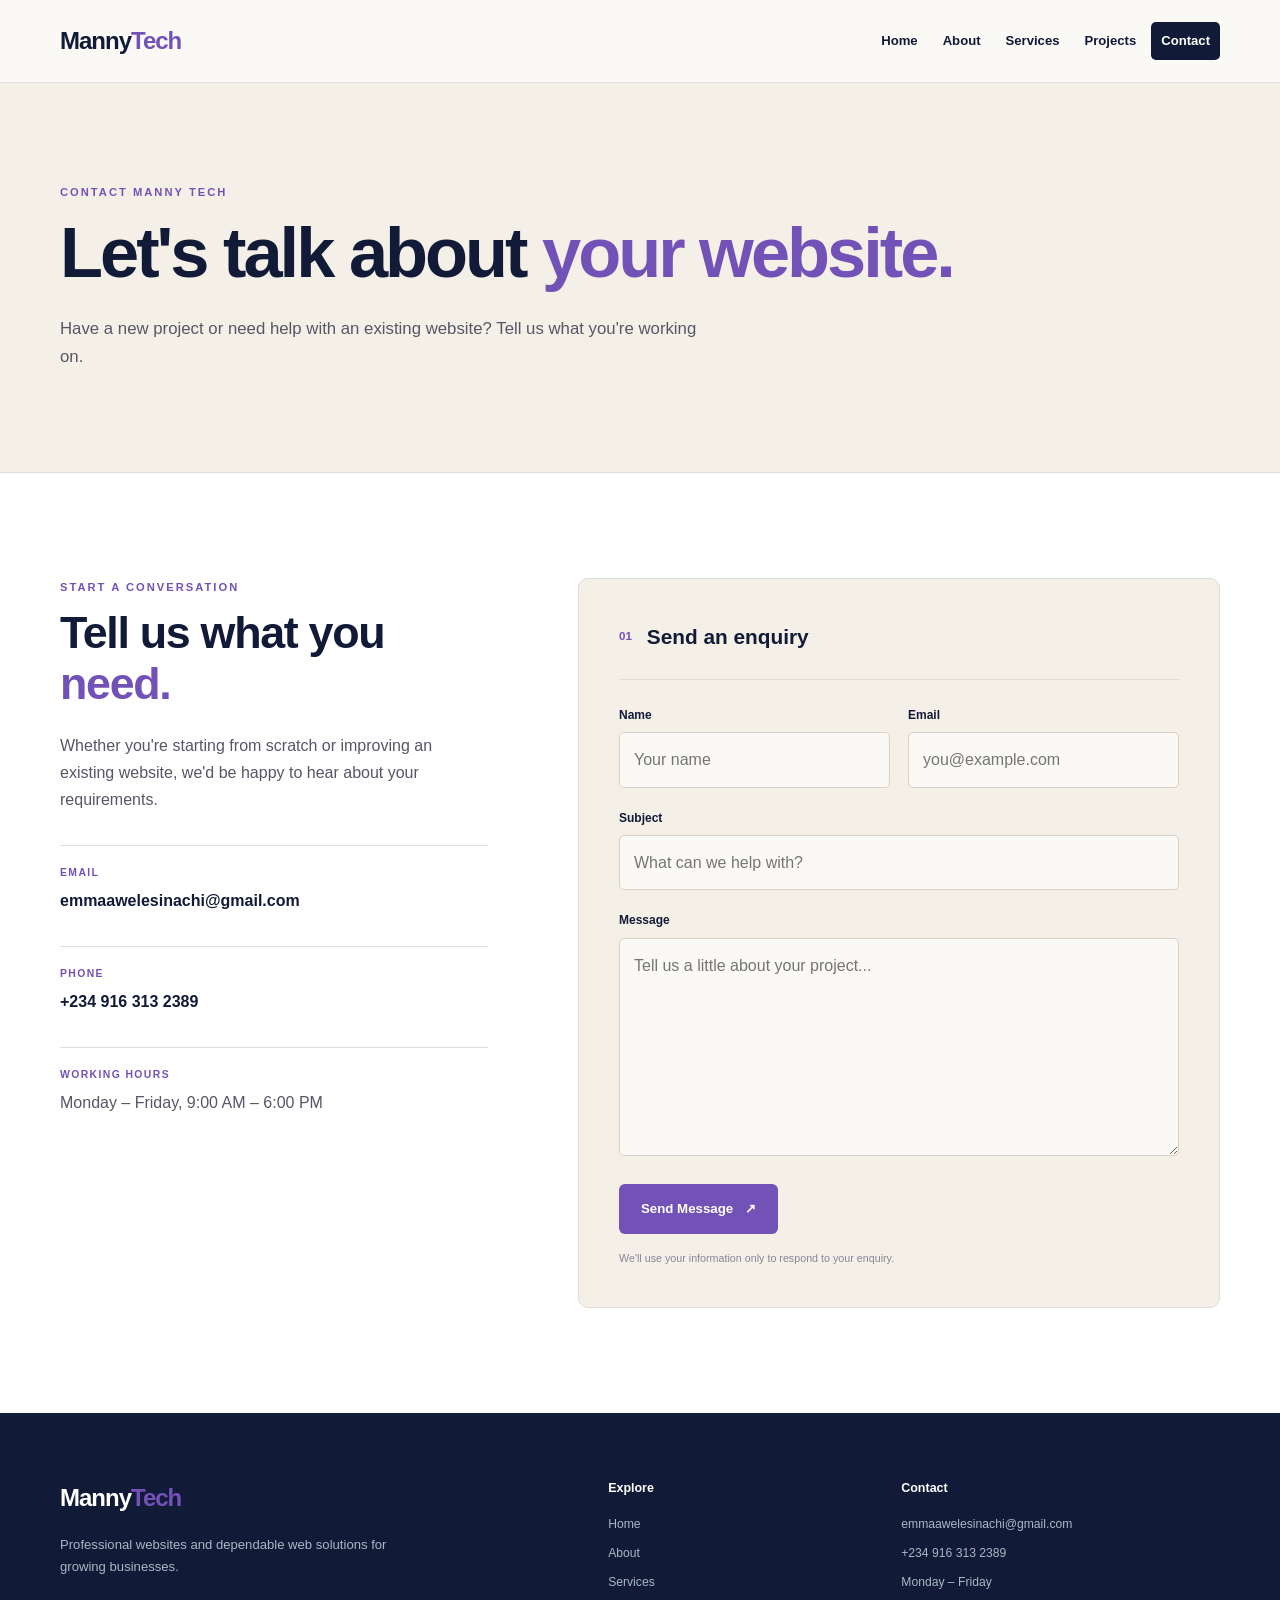
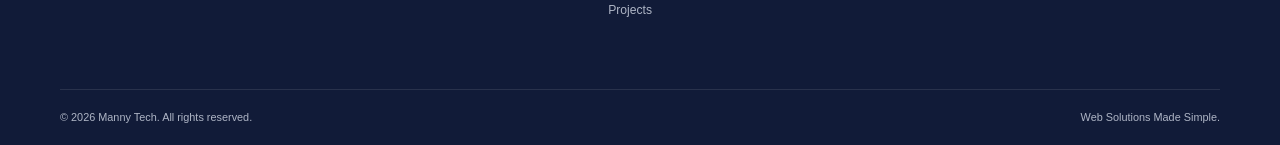
<file: contact.html>
<!DOCTYPE html>
<html lang="en">
<head>
    <meta charset="UTF-8">
    <meta name="viewport" content="width=device-width, initial-scale=1.0">

    <meta name="description"
          content="Contact Manny Tech about website development, maintenance and web solutions.">

    <title>Contact — Manny Tech</title>

    <link rel="stylesheet" href="style.css">
</head>

<body>

<header class="site-header">
    <div class="container nav-container">

        <a href="index.html" class="logo">
            Manny<span>Tech</span>
        </a>

        <nav class="main-nav" aria-label="Main navigation">
            <a href="index.html">Home</a>
            <a href="about.html">About</a>
            <a href="services.html">Services</a>
            <a href="projects.html">Projects</a>
            <a href="contact.html" class="active">Contact</a>
        </nav>

    </div>
</header>


<main>

<section class="page-intro">
    <div class="container">

        <p class="section-label">CONTACT MANNY TECH</p>

        <h1>
            Let's talk about
            <em>your website.</em>
        </h1>

        <p class="page-intro-text">
            Have a new project or need help with an existing website?
            Tell us what you're working on.
        </p>

    </div>
</section>


<section class="section contact-section">

    <div class="container contact-grid">

        <div class="contact-copy">

            <p class="section-label">START A CONVERSATION</p>

            <h2>
                Tell us what you
                <em>need.</em>
            </h2>

            <p>
                Whether you're starting from scratch or improving
                an existing website, we'd be happy to hear about
                your requirements.
            </p>


            <div class="contact-item">
                <span>EMAIL</span>

                <a href="mailto:emmaawelesinachi@gmail.com">
                    emmaawelesinachi@gmail.com
                </a>
            </div>


            <div class="contact-item">
                <span>PHONE</span>

                <a href="tel:+2349163132389">
                    +234 916 313 2389
                </a>
            </div>


            <div class="contact-item">
                <span>WORKING HOURS</span>

                <p>Monday – Friday, 9:00 AM – 6:00 PM</p>
            </div>

        </div>


        <!-- NETLIFY CONTACT FORM -->

        <form
            name="contact"
            method="POST"
            data-netlify="true"
            netlify-honeypot="bot-field"
            class="contact-form"
        >

            <input type="hidden" name="form-name" value="contact">

            <p hidden>
                <label>
                    Don't fill this out if you're human:
                    <input name="bot-field">
                </label>
            </p>


            <div class="form-heading">
                <span>01</span>
                <h2>Send an enquiry</h2>
            </div>


            <div class="form-row">

                <div class="form-field">
                    <label for="name">Name</label>

                    <input
                        type="text"
                        id="name"
                        name="name"
                        placeholder="Your name"
                        required>
                </div>


                <div class="form-field">
                    <label for="email">Email</label>

                    <input
                        type="email"
                        id="email"
                        name="email"
                        placeholder="you@example.com"
                        required>
                </div>

            </div>


            <div class="form-field">

                <label for="subject">Subject</label>

                <input
                    type="text"
                    id="subject"
                    name="subject"
                    placeholder="What can we help with?"
                    required>

            </div>


            <div class="form-field">

                <label for="message">Message</label>

                <textarea
                    id="message"
                    name="message"
                    rows="7"
                    placeholder="Tell us a little about your project..."
                    required></textarea>

            </div>


            <button type="submit" class="btn btn-primary">
                Send Message <span>↗</span>
            </button>


            <p class="form-note">
                We'll use your information only to respond to your enquiry.
            </p>

        </form>

    </div>

</section>

</main>


<footer class="site-footer">

    <div class="container footer-main">

        <div class="footer-brand">

            <a href="index.html" class="logo footer-logo">
                Manny<span>Tech</span>
            </a>

            <p>
                Professional websites and dependable web solutions
                for growing businesses.
            </p>

        </div>


        <div class="footer-column">

            <h4>Explore</h4>

            <a href="index.html">Home</a>
            <a href="about.html">About</a>
            <a href="services.html">Services</a>
            <a href="projects.html">Projects</a>

        </div>


        <div class="footer-column">

            <h4>Contact</h4>

            <a href="mailto:emmaawelesinachi@gmail.com">
                emmaawelesinachi@gmail.com
            </a>

            <a href="tel:+2349163132389">
                +234 916 313 2389
            </a>

            <span>Monday – Friday</span>

        </div>

    </div>


    <div class="container footer-bottom">

        <p>© 2026 Manny Tech. All rights reserved.</p>

        <p>Web Solutions Made Simple.</p>

    </div>

</footer>

</body>
</html>
</file>
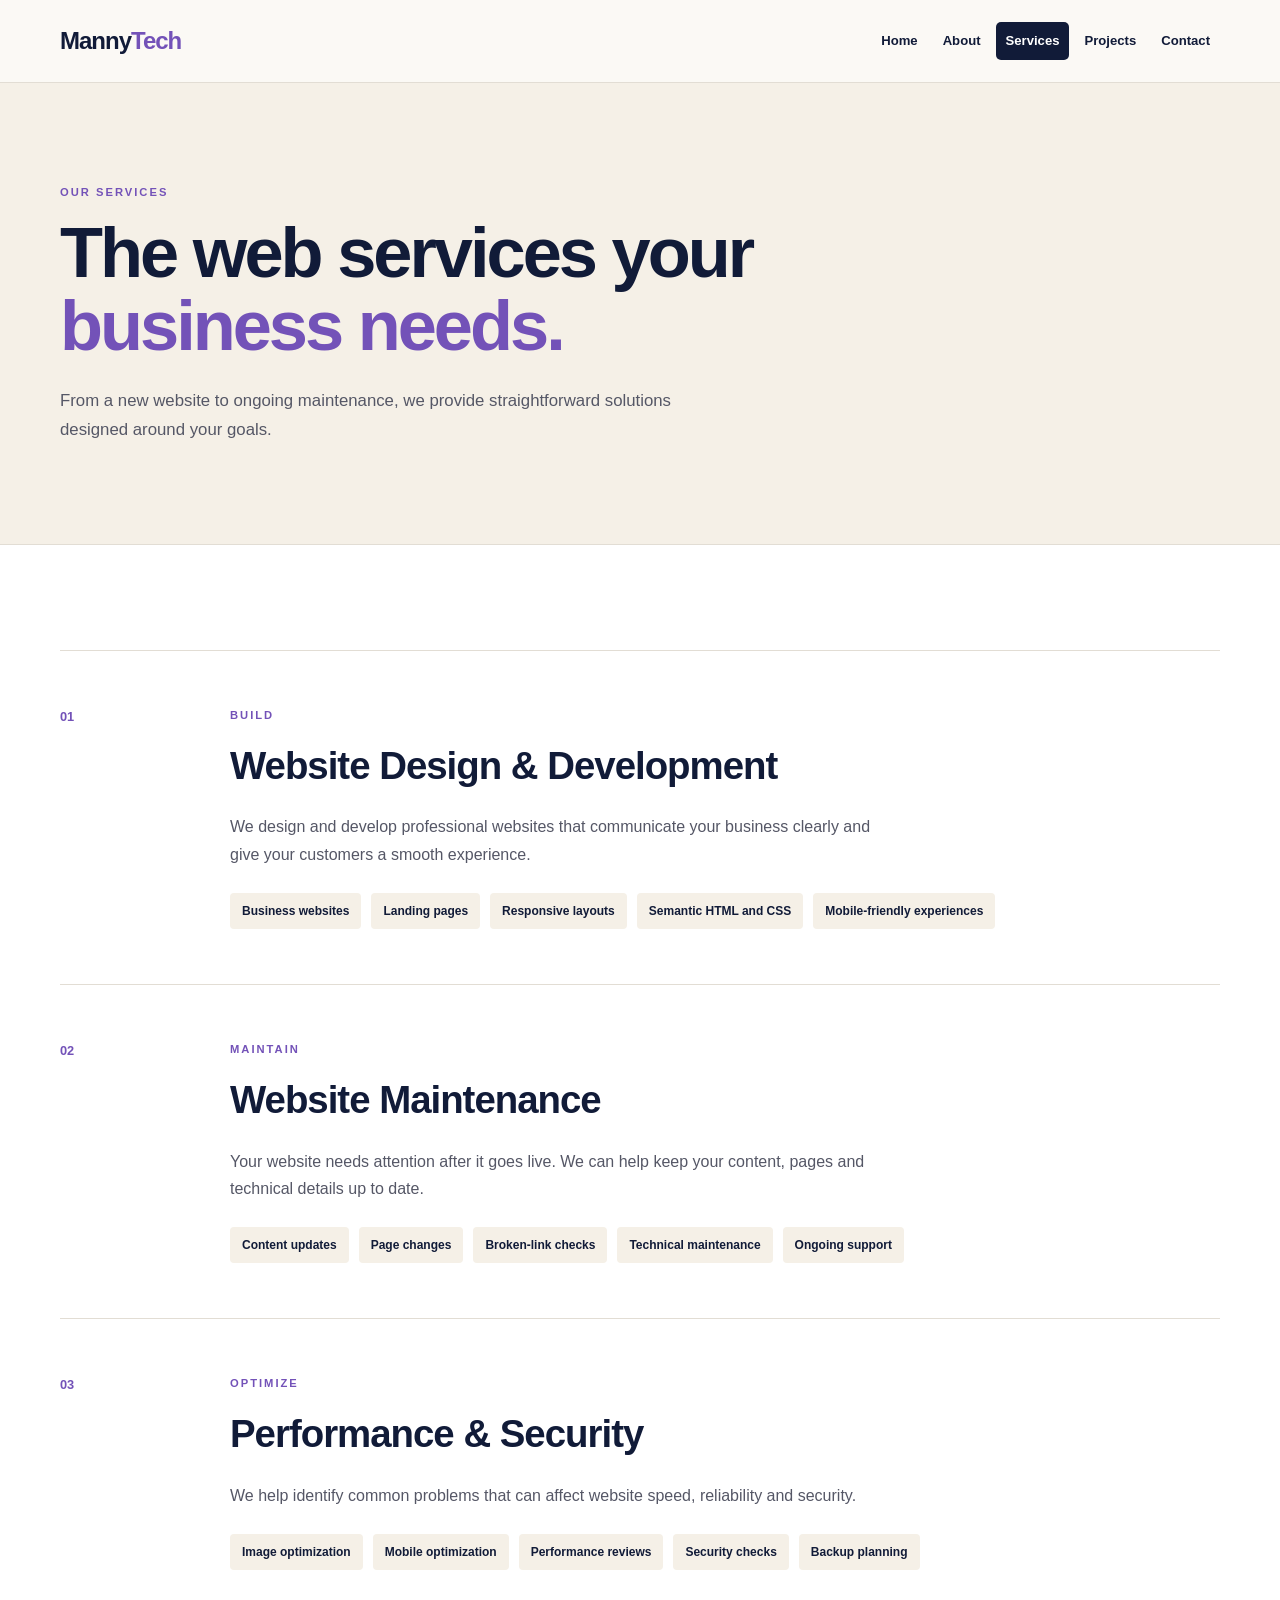
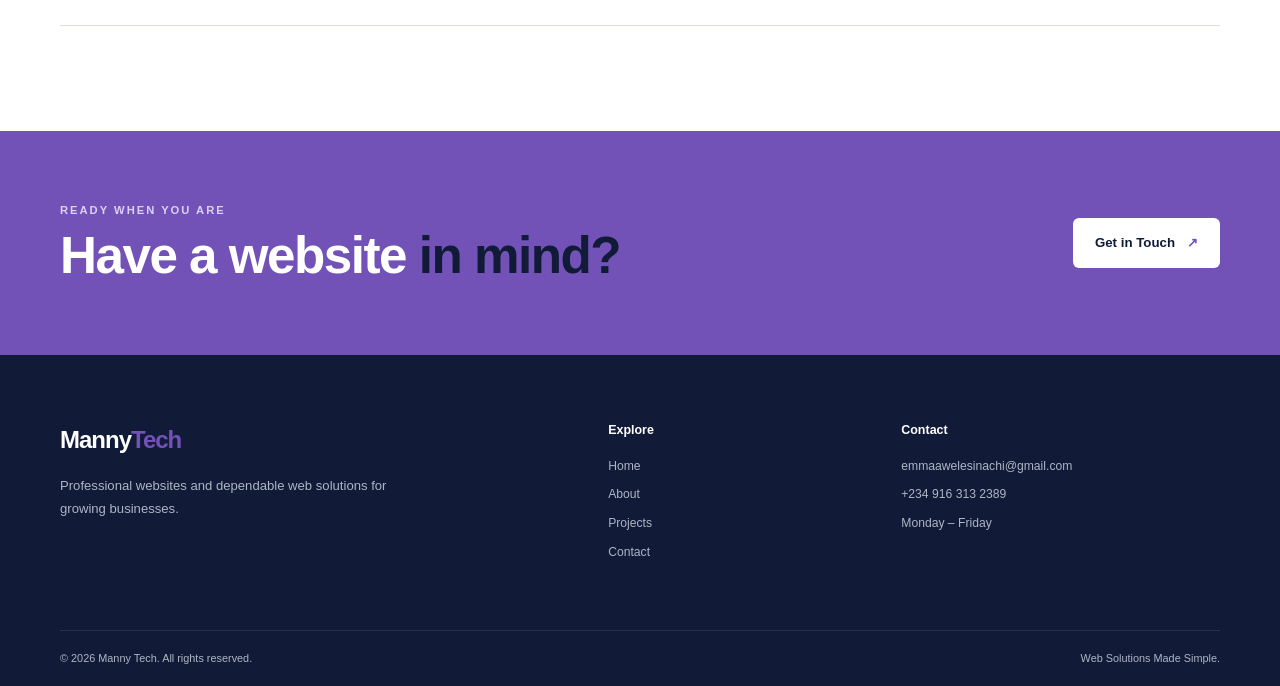
<file: services.html>
<!DOCTYPE html>
<html lang="en">
<head>
    <meta charset="UTF-8">
    <meta name="viewport" content="width=device-width, initial-scale=1.0">

    <meta name="description"
          content="Explore Manny Tech website development, maintenance, performance and security services.">

    <title>Services — Manny Tech</title>

    <link rel="stylesheet" href="style.css">
</head>

<body>

<header class="site-header">
    <div class="container nav-container">

        <a href="index.html" class="logo">
            Manny<span>Tech</span>
        </a>

        <nav class="main-nav" aria-label="Main navigation">
            <a href="index.html">Home</a>
            <a href="about.html">About</a>
            <a href="services.html" class="active">Services</a>
            <a href="projects.html">Projects</a>
            <a href="contact.html">Contact</a>
        </nav>

    </div>
</header>


<main>

<section class="page-intro">
    <div class="container">

        <p class="section-label">OUR SERVICES</p>

        <h1>
            The web services your
            <em>business needs.</em>
        </h1>

        <p class="page-intro-text">
            From a new website to ongoing maintenance, we provide
            straightforward solutions designed around your goals.
        </p>

    </div>
</section>


<section class="section services-page">

    <div class="container">

        <article class="large-service">

            <div class="large-service-number">01</div>

            <div>
                <p class="section-label">BUILD</p>

                <h2>Website Design & Development</h2>

                <p>
                    We design and develop professional websites that
                    communicate your business clearly and give your
                    customers a smooth experience.
                </p>

                <ul class="service-list">
                    <li>Business websites</li>
                    <li>Landing pages</li>
                    <li>Responsive layouts</li>
                    <li>Semantic HTML and CSS</li>
                    <li>Mobile-friendly experiences</li>
                </ul>
            </div>

        </article>


        <article class="large-service">

            <div class="large-service-number">02</div>

            <div>
                <p class="section-label">MAINTAIN</p>

                <h2>Website Maintenance</h2>

                <p>
                    Your website needs attention after it goes live.
                    We can help keep your content, pages and technical
                    details up to date.
                </p>

                <ul class="service-list">
                    <li>Content updates</li>
                    <li>Page changes</li>
                    <li>Broken-link checks</li>
                    <li>Technical maintenance</li>
                    <li>Ongoing support</li>
                </ul>
            </div>

        </article>


        <article class="large-service">

            <div class="large-service-number">03</div>

            <div>
                <p class="section-label">OPTIMIZE</p>

                <h2>Performance & Security</h2>

                <p>
                    We help identify common problems that can affect
                    website speed, reliability and security.
                </p>

                <ul class="service-list">
                    <li>Image optimization</li>
                    <li>Mobile optimization</li>
                    <li>Performance reviews</li>
                    <li>Security checks</li>
                    <li>Backup planning</li>
                </ul>
            </div>

        </article>

    </div>

</section>


<section class="cta">
    <div class="container cta-inner">

        <div>
            <p class="section-label">READY WHEN YOU ARE</p>

            <h2>
                Have a website
                <em>in mind?</em>
            </h2>
        </div>

        <a href="contact.html" class="btn btn-light">
            Get in Touch <span>↗</span>
        </a>

    </div>
</section>

</main>


<footer class="site-footer">

    <div class="container footer-main">

        <div class="footer-brand">
            <a href="index.html" class="logo footer-logo">
                Manny<span>Tech</span>
            </a>

            <p>
                Professional websites and dependable web solutions
                for growing businesses.
            </p>
        </div>

        <div class="footer-column">
            <h4>Explore</h4>
            <a href="index.html">Home</a>
            <a href="about.html">About</a>
            <a href="projects.html">Projects</a>
            <a href="contact.html">Contact</a>
        </div>

        <div class="footer-column">
            <h4>Contact</h4>
            <a href="mailto:emmaawelesinachi@gmail.com">emmaawelesinachi@gmail.com</a>
            <a href="tel:+2349163132389">+234 916 313 2389</a>
            <span>Monday – Friday</span>
        </div>

    </div>

    <div class="container footer-bottom">
        <p>© 2026 Manny Tech. All rights reserved.</p>
        <p>Web Solutions Made Simple.</p>
    </div>

</footer>

</body>
</html>
</file>
<file: style.css>
/* ==================================================
   MANNY TECH
   Premium HTML + CSS Website
   ================================================== */


/* ---------- VARIABLES ---------- */

:root {
    --cream: #f5f0e7;
    --cream-light: #fbf9f5;
    --cream-dark: #e9e1d4;

    --violet: #7352b8;
    --violet-dark: #593d92;
    --violet-light: #eee8fa;

    --navy: #111b38;
    --navy-soft: #26304c;

    --white: #ffffff;

    --text: #555766;
    --muted: #858694;

    --border: #e2ddd4;

    --container: 1160px;
    --radius: 12px;
}


/* ---------- RESET ---------- */

* {
    margin: 0;
    padding: 0;
    box-sizing: border-box;
}


html {
    scroll-behavior: smooth;
}


body {
    font-family:
        Inter,
        -apple-system,
        BlinkMacSystemFont,
        "Segoe UI",
        Arial,
        sans-serif;

    background: var(--cream-light);
    color: var(--text);

    line-height: 1.7;

    -webkit-font-smoothing: antialiased;
}


img {
    width: 100%;
    max-width: 100%;
    height: auto;
    display: block;
}


a {
    color: inherit;
    text-decoration: none;
}


button,
input,
textarea {
    font: inherit;
}


.container {
    width: min(92%, var(--container));
    margin: 0 auto;
}


/* ---------- HEADER ---------- */

.site-header {
    background: rgba(251, 249, 245, 0.96);
    border-bottom: 1px solid var(--border);
}


.nav-container {
    min-height: 82px;

    display: flex;
    align-items: center;
    justify-content: space-between;

    gap: 30px;
}


.logo {
    color: var(--navy);

    font-size: 1.5rem;
    font-weight: 800;

    letter-spacing: -1px;
}


.logo span {
    color: var(--violet);
}


.main-nav {
    display: flex;
    align-items: center;
    gap: 5px;
}


.main-nav a {
    color: var(--navy);

    font-size: 0.82rem;
    font-weight: 700;

    padding: 8px 10px;

    border-radius: 5px;

    transition:
        background 0.2s ease,
        color 0.2s ease;
}


.main-nav a:hover,
.main-nav a.active {
    background: var(--navy);
    color: var(--white);
}


/* ---------- HERO ---------- */

.hero {
    background: var(--cream);

    padding: 95px 0 105px;

    overflow: hidden;
}


.hero-grid {
    display: grid;

    grid-template-columns:
        minmax(0, 1fr)
        minmax(380px, 0.9fr);

    gap: 80px;

    align-items: center;
}


.hero-label,
.section-label {
    color: var(--violet);

    font-size: 0.7rem;
    font-weight: 800;

    letter-spacing: 2px;
}


.hero-label {
    display: flex;
    align-items: center;
    gap: 10px;

    margin-bottom: 22px;
}


.hero-label span {
    width: 28px;
    height: 2px;

    background: var(--violet);
}


.hero h1 {
    color: var(--navy);

    font-size: clamp(2.8rem, 7vw, 5.5rem);

    line-height: 1.02;

    letter-spacing: -3.5px;

    max-width: 730px;
}


h1 em,
h2 em {
    color: var(--violet);
    font-style: normal;
}


.hero-description {
    max-width: 620px;

    margin: 28px 0 34px;

    font-size: 1.05rem;

    color: var(--text);
}


.hero-actions {
    display: flex;
    align-items: center;
    flex-wrap: wrap;

    gap: 22px;
}


.btn {
    display: inline-flex;

    align-items: center;
    justify-content: center;

    gap: 12px;

    min-height: 50px;

    padding: 13px 22px;

    border-radius: 6px;

    font-size: 0.83rem;
    font-weight: 750;

    transition:
        transform 0.2s ease,
        background 0.2s ease;
}


.btn:hover {
    transform: translateY(-2px);
}


.btn-primary {
    background: var(--violet);
    color: var(--white);
}


.btn-primary:hover {
    background: var(--violet-dark);
}


.btn-text {
    color: var(--navy);

    padding-left: 0;
    padding-right: 0;
}


.btn-text span {
    color: var(--violet);

    font-size: 1.1rem;
}


.hero-trust {
    display: flex;

    margin-top: 55px;

    gap: 32px;
}


.hero-trust div {
    padding-right: 32px;

    border-right: 1px solid var(--border);
}


.hero-trust div:last-child {
    border: 0;
}


.hero-trust strong,
.hero-trust span {
    display: block;
}


.hero-trust strong {
    color: var(--violet);

    font-size: 0.72rem;

    margin-bottom: 2px;
}


.hero-trust span {
    color: var(--navy);

    font-size: 0.72rem;
    font-weight: 700;
}


/* ---------- HERO VISUAL ---------- */

.hero-visual {
    position: relative;

    padding: 0 20px 25px 0;
}


.hero-image-frame {
    height: 560px;

    overflow: hidden;

    border-radius: 10px;

    position: relative;

    z-index: 2;
}


.hero-image-frame img {
    height: 100%;
    object-fit: cover;
}


.hero-floating-card {
    position: absolute;

    z-index: 4;

    left: -35px;
    bottom: 0;

    display: flex;
    align-items: center;

    gap: 13px;

    background: var(--white);

    padding: 17px 21px;

    border-radius: 8px;

    box-shadow: 0 15px 45px rgba(17, 27, 56, 0.13);
}


.floating-dot {
    width: 9px;
    height: 9px;

    background: var(--violet);

    border-radius: 50%;
}


.hero-floating-card strong,
.hero-floating-card small {
    display: block;
}


.hero-floating-card strong {
    color: var(--navy);

    font-size: 0.76rem;
}


.hero-floating-card small {
    color: var(--muted);

    font-size: 0.68rem;
}


.hero-shape {
    position: absolute;

    z-index: 1;

    right: -25px;
    top: -25px;

    width: 140px;
    height: 140px;

    border: 1px solid var(--violet);

    opacity: 0.35;

    border-radius: 50%;
}


/* ---------- INTRO ---------- */

.intro-section {
    padding: 95px 0;

    background: var(--cream-light);

    border-bottom: 1px solid var(--border);
}


.intro-grid {
    display: grid;

    grid-template-columns: 80px 1.3fr 1fr;

    gap: 35px;

    align-items: start;
}


.intro-number {
    color: var(--violet);

    font-size: 0.75rem;
    font-weight: 800;

    padding-top: 8px;
}


.intro-grid h2 {
    color: var(--navy);

    font-size: clamp(2rem, 3.5vw, 3.1rem);

    line-height: 1.15;

    letter-spacing: -1.5px;
}


.intro-grid > div:last-child {
    padding-top: 10px;
}


.intro-grid p:not(.section-label) {
    margin-bottom: 22px;
}


.underlined-link {
    color: var(--navy);

    font-size: 0.8rem;
    font-weight: 750;

    border-bottom: 1px solid var(--navy);

    padding-bottom: 4px;
}


.underlined-link span {
    color: var(--violet);
}


/* ---------- SECTION ---------- */

.section {
    padding: 105px 0;
}


.section-top {
    display: grid;

    grid-template-columns: 1fr 0.7fr;

    gap: 60px;

    margin-bottom: 45px;
}


.section-top h2,
.feature-content h2,
.contact-copy h2,
.mission-box h2 {
    color: var(--navy);

    font-size: clamp(2rem, 3.5vw, 3rem);

    line-height: 1.15;

    letter-spacing: -1.3px;

    margin-top: 10px;
}


.section-top > p {
    max-width: 450px;

    padding-top: 25px;
}


/* ---------- SERVICES ---------- */

.services-preview {
    background: var(--white);
}


.premium-services {
    border-top: 1px solid var(--border);
}


.premium-service {
    display: grid;

    grid-template-columns: 80px 1fr 50px;

    gap: 30px;

    align-items: center;

    padding: 30px 0;

    border-bottom: 1px solid var(--border);
}


.service-index {
    color: var(--violet);

    font-size: 0.75rem;
    font-weight: 800;
}


.premium-service h3 {
    color: var(--navy);

    font-size: 1.25rem;

    margin-bottom: 5px;
}


.premium-service p {
    max-width: 650px;

    font-size: 0.9rem;
}


.premium-service > a {
    width: 42px;
    height: 42px;

    display: grid;
    place-items: center;

    color: var(--violet);

    border: 1px solid var(--border);

    border-radius: 50%;

    transition:
        background 0.2s ease,
        color 0.2s ease;
}


.premium-service:hover > a {
    background: var(--violet);

    color: var(--white);
}


/* ---------- FEATURE ---------- */

.feature-section {
    background: var(--cream);

    padding: 110px 0;
}


.feature-grid {
    display: grid;

    grid-template-columns: 0.95fr 1fr;

    gap: 90px;

    align-items: center;
}


.feature-image {
    height: 590px;

    overflow: hidden;

    border-radius: 10px;
}


.feature-image img {
    height: 100%;
    object-fit: cover;
}


.feature-content > p:not(.section-label) {
    margin: 25px 0;
}


.feature-points {
    margin-top: 35px;

    border-top: 1px solid var(--border);
}


.feature-points > div {
    display: grid;

    grid-template-columns: 45px 1fr;

    gap: 15px;

    padding: 18px 0;

    border-bottom: 1px solid var(--border);
}


.feature-points span {
    color: var(--violet);

    font-size: 0.72rem;
    font-weight: 800;
}


.feature-points strong {
    color: var(--navy);

    font-size: 0.9rem;
}


/* ---------- FIX: FEATURE TEXT ALIGNMENT ---------- */

.feature-points p {
    grid-column: 2;

    font-size: 0.8rem;

    margin-top: 3px;
}


/* ---------- CTA ---------- */

.cta {
    background: var(--violet);

    padding: 70px 0;
}


.cta-inner {
    display: flex;

    align-items: center;
    justify-content: space-between;

    gap: 40px;
}


.cta .section-label {
    color: #ddd0f7;
}


.cta h2 {
    color: var(--white);

    font-size: clamp(2.2rem, 4vw, 3.6rem);

    line-height: 1.1;

    letter-spacing: -1.5px;

    margin-top: 8px;
}


.cta h2 em {
    color: var(--navy);
}


.btn-light {
    background: var(--white);

    color: var(--navy);

    white-space: nowrap;
}


.btn-light span {
    color: var(--violet);
}


/* ---------- PAGE INTRO ---------- */

.page-intro {
    background: var(--cream);

    padding: 100px 0;

    border-bottom: 1px solid var(--border);
}


.page-intro h1 {
    color: var(--navy);

    max-width: 900px;

    font-size: clamp(3rem, 5.5vw, 5rem);

    line-height: 1.03;

    letter-spacing: -3px;

    margin-top: 15px;
}


.page-intro-text {
    max-width: 650px;

    margin-top: 25px;

    font-size: 1.05rem;
}


/* ---------- ABOUT ---------- */

.about-grid {
    display: grid;

    grid-template-columns: 1fr 1fr;

    gap: 90px;

    align-items: center;
}


.about-image {
    height: 570px;

    overflow: hidden;

    border-radius: 10px;
}


.about-image img {
    height: 100%;
    object-fit: cover;
}


.about-copy h2 {
    color: var(--navy);

    font-size: clamp(2rem, 3.5vw, 3rem);

    line-height: 1.15;

    letter-spacing: -1.3px;

    margin: 10px 0 25px;
}


.about-copy p {
    margin-bottom: 17px;
}


/* ---------- DARK SECTION ---------- */

.dark-section {
    background: var(--navy);

    color: #c5cad7;

    padding: 100px 0;
}


.light-label {
    color: #bba6e6;
}


.principles {
    display: grid;

    grid-template-columns: 0.8fr 1.2fr;

    gap: 100px;
}


.principles h2 {
    color: var(--white);

    font-size: clamp(2.3rem, 4vw, 3.7rem);

    line-height: 1.1;

    letter-spacing: -1.5px;

    margin-top: 12px;
}


.principle-list > div {
    display: grid;

    grid-template-columns: 60px 1fr;

    gap: 25px;

    padding: 24px 0;

    border-bottom: 1px solid rgba(255,255,255,0.12);
}


.principle-list span {
    color: #a88bd9;

    font-size: 0.75rem;
    font-weight: 800;
}


.principle-list h3 {
    color: var(--white);

    font-size: 1.05rem;

    margin-bottom: 5px;
}


/* ---------- FIX: PRINCIPLE TEXT ALIGNMENT ---------- */

.principle-list p {
    grid-column: 2;

    max-width: 520px;

    font-size: 0.86rem;
}


/* ---------- MISSION ---------- */

.mission-grid {
    display: grid;

    grid-template-columns: 1fr 1fr;

    gap: 60px;
}


.mission-box {
    padding: 35px 0;

    border-top: 2px solid var(--navy);
}


.mission-box h2 {
    margin: 12px 0 20px;
}


/* ---------- SERVICES PAGE ---------- */

.services-page {
    background: var(--white);
}


.large-service {
    display: grid;

    grid-template-columns: 120px 1fr;

    gap: 50px;

    padding: 55px 0;

    border-bottom: 1px solid var(--border);
}


.large-service:first-child {
    border-top: 1px solid var(--border);
}


.large-service-number {
    color: var(--violet);

    font-size: 0.8rem;
    font-weight: 800;
}


.large-service h2 {
    color: var(--navy);

    font-size: clamp(1.7rem, 3vw, 2.5rem);

    letter-spacing: -1px;

    margin: 8px 0 15px;
}


.large-service p:not(.section-label) {
    max-width: 650px;
}


.service-list {
    display: flex;

    flex-wrap: wrap;

    gap: 10px;

    list-style: none;

    margin-top: 25px;
}


.service-list li {
    background: var(--cream);

    color: var(--navy);

    font-size: 0.75rem;
    font-weight: 700;

    padding: 8px 12px;

    border-radius: 4px;
}


/* ---------- PROJECTS ---------- */

.projects-section {
    background: var(--white);
}


.project-list {
    display: flex;

    flex-direction: column;

    gap: 100px;
}


.project {
    display: grid;

    grid-template-columns: 1.1fr 0.9fr;

    gap: 70px;

    align-items: center;
}


.project-reverse {
    grid-template-columns: 0.9fr 1.1fr;
}


.project-reverse .project-image {
    order: 2;
}


.project-reverse .project-details {
    order: 1;
}


.project-image {
    height: 460px;

    overflow: hidden;

    border-radius: 10px;
}


.project-image img {
    height: 100%;

    object-fit: cover;

    transition: transform 0.5s ease;
}


.project:hover .project-image img {
    transform: scale(1.025);
}


.project-details h2 {
    color: var(--navy);

    font-size: clamp(2rem, 3vw, 2.7rem);

    letter-spacing: -1.2px;

    margin: 10px 0 15px;
}


.project-details > p:not(.section-label) {
    max-width: 470px;
}


.project-meta {
    display: flex;

    flex-wrap: wrap;

    gap: 8px;

    margin-top: 25px;
}


.project-meta span {
    color: var(--violet);

    background: var(--violet-light);

    padding: 7px 10px;

    font-size: 0.68rem;

    font-weight: 750;

    border-radius: 4px;
}


/* ---------- CONTACT ---------- */

.contact-section {
    background: var(--white);
}


.contact-grid {
    display: grid;

    grid-template-columns: 0.8fr 1.2fr;

    gap: 90px;

    align-items: start;
}


.contact-copy h2 {
    margin: 10px 0 22px;
}


.contact-copy > p:not(.section-label) {
    max-width: 500px;
}


.contact-item {
    margin-top: 32px;

    padding-top: 18px;

    border-top: 1px solid var(--border);
}


.contact-item span {
    display: block;

    color: var(--violet);

    font-size: 0.65rem;
    font-weight: 800;

    letter-spacing: 1.4px;

    margin-bottom: 5px;
}


.contact-item a {
    color: var(--navy);

    font-weight: 700;
}


.contact-form {
    background: var(--cream);

    padding: 40px;

    border-radius: 10px;

    border: 1px solid var(--border);
}


.form-heading {
    display: flex;

    align-items: center;

    gap: 15px;

    padding-bottom: 25px;

    margin-bottom: 25px;

    border-bottom: 1px solid var(--border);
}


.form-heading span {
    color: var(--violet);

    font-size: 0.72rem;
    font-weight: 800;
}


.form-heading h2 {
    color: var(--navy);

    font-size: 1.3rem;
}


.form-row {
    display: grid;

    grid-template-columns: 1fr 1fr;

    gap: 18px;
}


.form-field {
    margin-bottom: 20px;
}


.form-field label {
    display: block;

    color: var(--navy);

    font-size: 0.75rem;
    font-weight: 750;

    margin-bottom: 7px;
}


.form-field input,
.form-field textarea {
    width: 100%;

    border: 1px solid #d7d1c6;

    background: var(--cream-light);

    color: var(--navy);

    padding: 13px 14px;

    border-radius: 5px;

    outline: none;

    transition: border 0.2s ease;
}


.form-field input:focus,
.form-field textarea:focus {
    border-color: var(--violet);
    box-shadow: 0 0 0 3px
    rgba(115, 82, 184, 0, 12);
}


.form-field textarea {
    resize: vertical;
}


.contact-form .btn {
    border: 0;
}


.form-note {
    color: var(--muted);

    font-size: 0.67rem;

    margin-top: 15px;
}


/* ---------- FOOTER ---------- */

.site-footer {
    background: var(--navy);

    color: #aeb5c5;

    padding-top: 65px;
}


.footer-main {
    display: grid;

    grid-template-columns: 1.5fr 0.7fr 1fr;

    gap: 70px;

    padding-bottom: 60px;
}


.footer-logo {
    color: var(--white);
}


.footer-brand p {
    max-width: 330px;

    margin-top: 15px;

    font-size: 0.82rem;
}


.footer-column h4 {
    color: var(--white);

    font-size: 0.78rem;

    margin-bottom: 15px;
}


.footer-column a,
.footer-column span {
    display: block;

    font-size: 0.76rem;

    margin-bottom: 8px;
}


.footer-column a:hover {
    color: var(--white);
}


.footer-bottom {
    display: flex;

    justify-content: space-between;

    gap: 20px;

    padding: 18px 0;

    border-top: 1px solid rgba(255,255,255,0.1);

    font-size: 0.68rem;
}


/* ---------- RESPONSIVE ---------- */

@media (max-width: 900px) {

    .hero-grid,
    .feature-grid,
    .about-grid,
    .principles,
    .contact-grid {
        grid-template-columns: 1fr;
    }


    .hero-grid {
        gap: 55px;
    }


    .hero-image-frame {
        height: 480px;
    }


    .hero-visual {
        max-width: 700px;
    }


    .intro-grid {
        grid-template-columns: 55px 1fr;
    }


    .intro-grid > div:last-child {
        grid-column: 2;
    }


    .section-top {
        grid-template-columns: 1fr;
        gap: 15px;
    }


    .section-top > p {
        padding-top: 0;
    }


    .feature-grid,
    .about-grid,
    .contact-grid {
        gap: 50px;
    }


    .feature-image,
    .about-image {
        height: 450px;
    }


    .principles {
        gap: 50px;
    }


    .mission-grid {
        grid-template-columns: 1fr;
        gap: 35px;
    }


    .project,
    .project-reverse {
        grid-template-columns: 1fr;
        gap: 35px;
    }


    .project-reverse .project-image,
    .project-reverse .project-details {
        order: initial;
    }


    .project-image {
        height: 400px;
    }


    .footer-main {
        grid-template-columns: 1fr 1fr;
    }

}


/* ---------- MOBILE ---------- */

@media (max-width: 620px) {

    .nav-container {
        flex-direction: column;

        padding: 18px 0;

        gap: 15px;
    }


    .main-nav {
        width: 100%;

        justify-content: center;

        flex-wrap: wrap;
    }


    .main-nav a {
        font-size: 0.72rem;

        padding: 8px 9px;
    }


    .hero {
        padding: 65px 0 75px;
    }


    .hero h1,
    .page-intro h1 {
        letter-spacing: -2px;
    }


    .hero-trust {
        gap: 15px;
    }


    .hero-trust div {
        padding-right: 15px;
    }


    .hero-image-frame {
        height: 350px;
    }


    .hero-floating-card {
        left: 10px;
    }


    .hero-shape {
        display: none;
    }


    .intro-section,
    .section,
    .feature-section,
    .dark-section {
        padding: 70px 0;
    }


    .intro-grid {
        grid-template-columns: 1fr;

        gap: 10px;
    }


    .intro-grid > div:last-child {
        grid-column: auto;
    }


    .premium-service {
        grid-template-columns: 40px 1fr;

        gap: 15px;
    }


    .premium-service > a {
        display: none;
    }


    /* ---------- FIX: FEATURE ALIGNMENT ON MOBILE ---------- */

    .feature-points > div {
        grid-template-columns: 40px 1fr;

        gap: 15px;
    }


    .feature-points p {
        grid-column: 2;
    }


    /* ---------- FIX: PRINCIPLE ALIGNMENT ON MOBILE ---------- */

    .principle-list > div {
        grid-template-columns: 40px 1fr;

        gap: 15px;
    }


    .principle-list p {
        grid-column: 2;
    }


    .cta-inner {
        flex-direction: column;

        align-items: flex-start;
    }


    .page-intro {
        padding: 70px 0;
    }


    .page-intro h1 {
        font-size: 2.9rem;
    }


    .large-service {
        grid-template-columns: 1fr;

        gap: 12px;

        padding: 40px 0;
    }


    .project-list {
        gap: 65px;
    }


    .project-image {
        height: 300px;
    }


    .form-row {
        grid-template-columns: 1fr;

        gap: 0;
    }


    .contact-form {
        padding: 25px;
    }


    .footer-main {
        grid-template-columns: 1fr;

        gap: 35px;

        padding-bottom: 40px;
    }


    .footer-bottom {
        flex-direction: column;
        gap: 15px;
    }
}

a:focus-visible,
button:focus-visible,
input:focus-visible,
textarea:focus-visible,
select:focus-visible {
    outline: 2px solid var(--violet);
    outline-offset: 3px;
}
input,
textarea,
select {
    width: 100%;
    font: inherit;
}

textarea {
    min-height: 160px;
    resize: vertical;
}

input:focus,
textarea:focus,
select:focus {
    outline: none;
    border-color: var(--violet);
    box-shadow: 0 0 0 3px rgba(124, 58, 237, 0.12);
}
</file>
